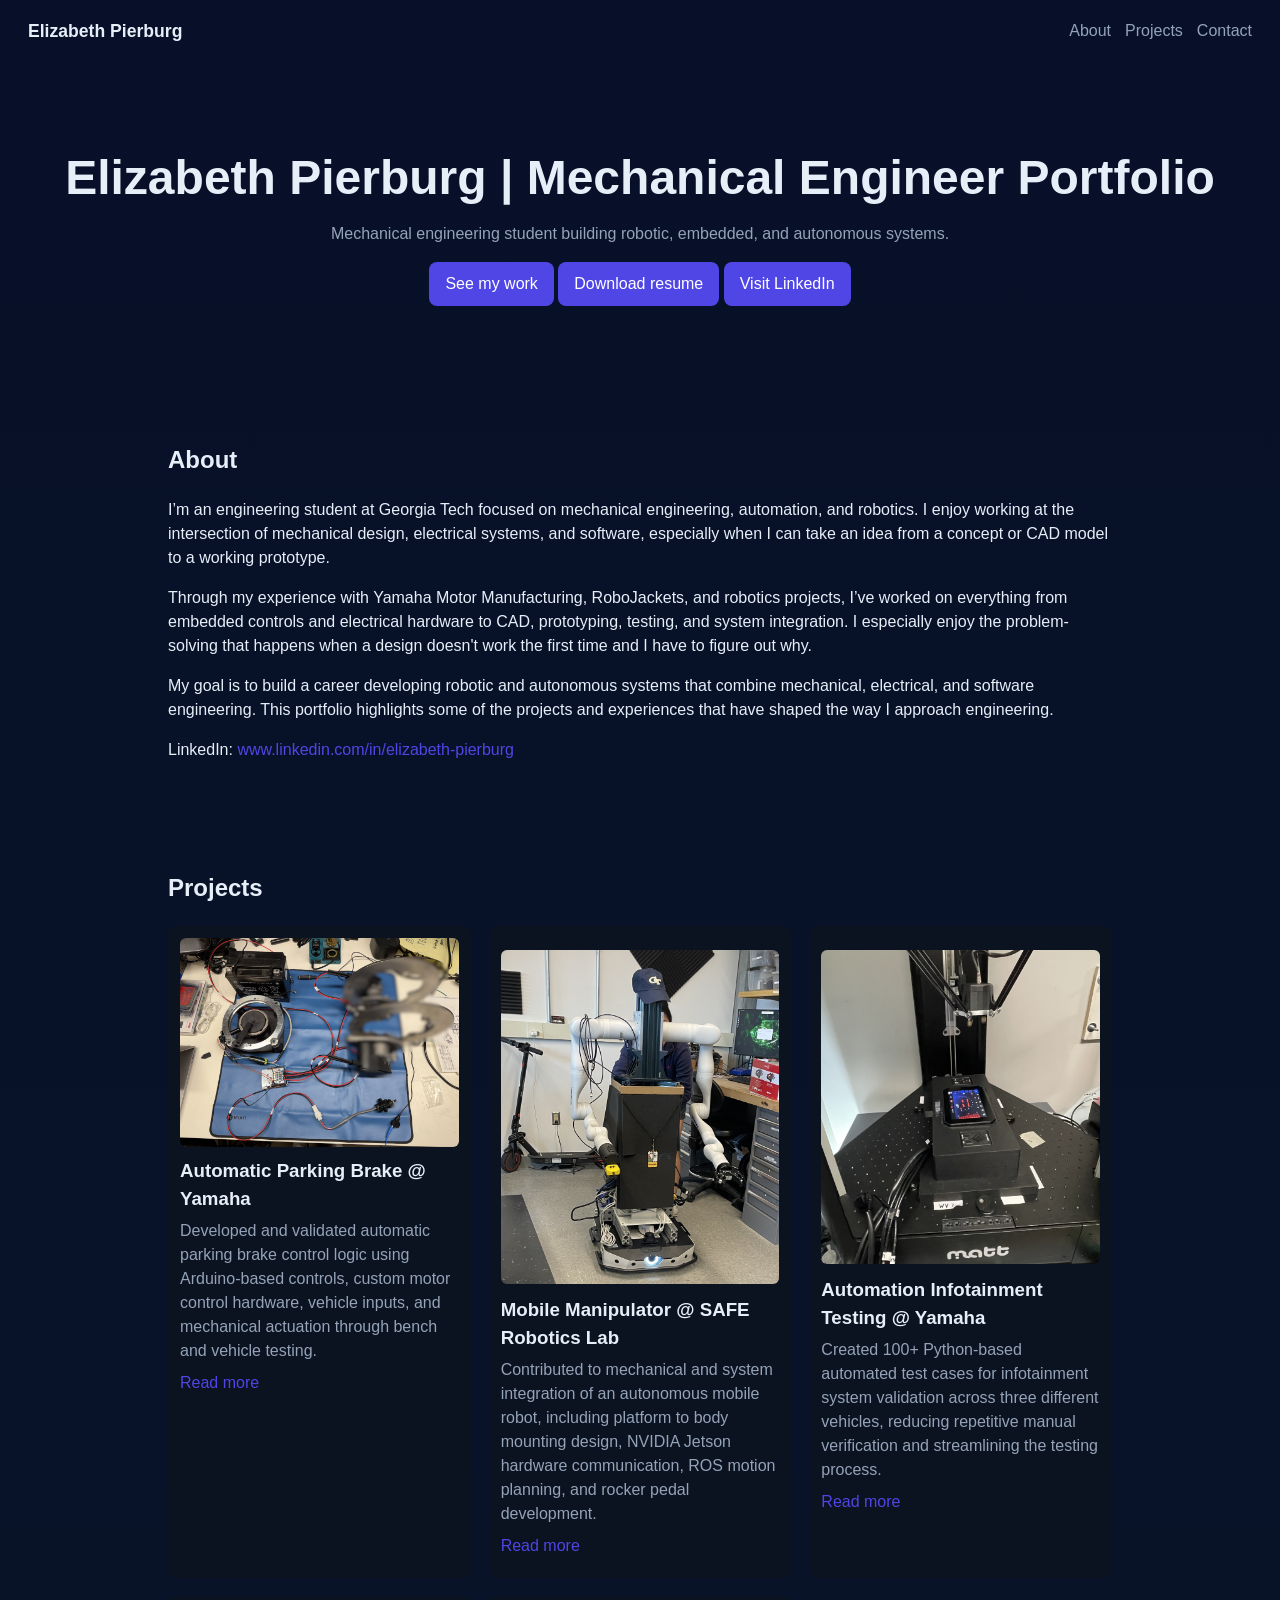
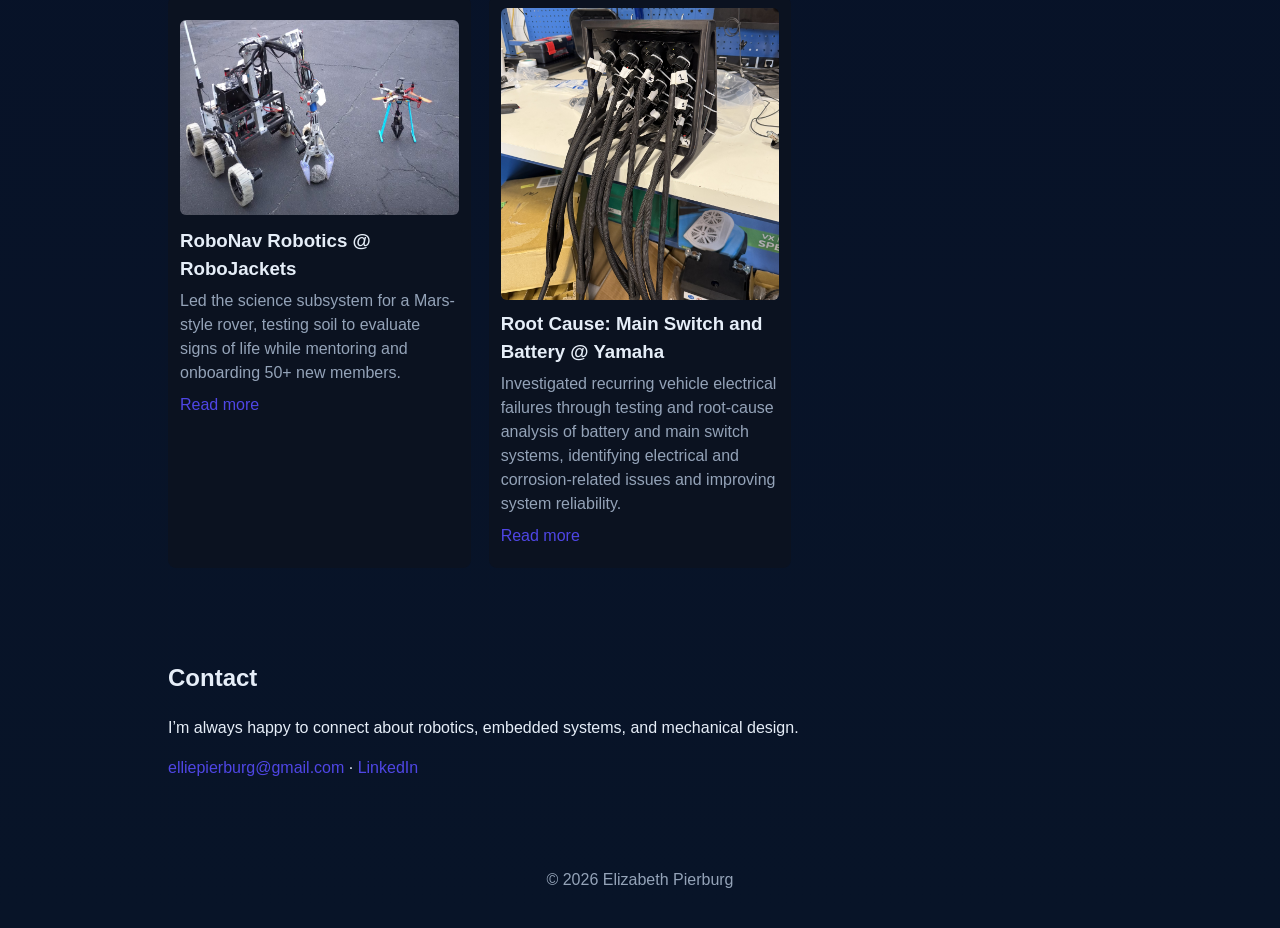
<file: index.html>
<!doctype html>
<html lang="en">
<head>
  <meta charset="utf-8">
  <meta name="viewport" content="width=device-width,initial-scale=1">
  <meta name="description" content="Elizabeth Pierburg's portfolio of mechanical engineering, robotics, and mechatronics projects.">
  <meta name="theme-color" content="#0f1724">
  <title>Elizabeth Pierburg | Mechanical Engineering Portfolio</title>
  <link rel="stylesheet" href="styles.css">
</head>
<body>
  <header class="site-header">
    <nav class="nav">
      <div class="brand">Elizabeth Pierburg</div>
      <ul class="nav-links">
        <li><a href="#about">About</a></li>
        <li><a href="#projects">Projects</a></li>
        <li><a href="#contact">Contact</a></li>
      </ul>
    </nav>
  </header>

  <main>
    <section id="hero" class="hero">
      <h1>Elizabeth Pierburg | Mechanical Engineer Portfolio</h1>
      <p class="tagline">Mechanical engineering student building robotic, embedded, and autonomous systems.</p>
      <a class="btn" href="#projects">See my work</a>
      <a class="btn btn-secondary" href="ElizabethPierburgResume2026.pdf" download>Download resume</a>
      <a class="btn btn-secondary" href="https://www.linkedin.com/in/elizabeth-pierburg" target="_blank" rel="noopener">Visit LinkedIn</a>
    </section>

    <section id="about" class="about">
      <h2>About</h2>
      <p>I’m an engineering student at Georgia Tech focused on mechanical engineering, automation, and robotics. I enjoy working at the intersection of mechanical design, electrical systems, and software, especially when I can take an idea from a concept or CAD model to a working prototype.</p>

        <p>Through my experience with Yamaha Motor Manufacturing, RoboJackets, and robotics projects, I’ve worked on everything from embedded controls and electrical hardware to CAD, prototyping, testing, and system integration. I especially enjoy the problem-solving that happens when a design doesn't work the first time and I have to figure out why.</p>

        <p>My goal is to build a career developing robotic and autonomous systems that combine mechanical, electrical, and software engineering. This portfolio highlights some of the projects and experiences that have shaped the way I approach engineering.</p>

        <p class="links">LinkedIn: <a href="https://www.linkedin.com/in/elizabeth-pierburg" target="_blank" rel="noopener">www.linkedin.com/in/elizabeth-pierburg</a></p>
      </section>

    <section id="projects" class="projects">
      <h2>Projects</h2>
      <div class="projects-grid">
        <article class="project-card">
          <img src="assets/auto_park_1.jpg" alt="Automatic Parking Brake">
          <h3>Automatic Parking Brake @ Yamaha</h3>
          <p>Developed and validated automatic parking brake control logic using Arduino-based controls, custom motor control hardware, vehicle inputs, and mechanical actuation through bench and vehicle testing.</p>
          <p class="links"><a href="auto_parking_brake.html">Read more</a></p>
        </article>

        <article class="project-card">
          <img src="assets/safe_robotics_1.jpg" alt="SAFE Robotics Lab photo 1" style="max-width:720px;display:block;margin:12px 0">
          <h3>Mobile Manipulator @ SAFE Robotics Lab</h3>
          <p>Contributed to mechanical and system integration of an autonomous mobile robot, including platform to body mounting design, NVIDIA Jetson hardware communication, ROS motion planning, and rocker pedal development.</p>
          <p class="links"><a href="safe_robotics_lab.html">Read more</a></p>
        </article>

        <article class="project-card">
          <img src="assets/infotainment_1.jpg" alt="Infotainment Testing Automation photo 1" style="max-width:720px;display:block;margin:12px 0">
          <h3>Automation Infotainment Testing @ Yamaha</h3>
          <p>Created 100+ Python-based automated test cases for infotainment system validation across three different vehicles, reducing repetitive manual verification and streamlining the testing process.</p>
          <p class="links"><a href="infotainment_automation.html">Read more</a></p>
        </article>

        <article class="project-card">
          <img src="assets/robonav_1.jpg" alt="RoboNav photo 1" style="max-width:720px;display:block;margin:12px 0">
          <h3>RoboNav Robotics @ RoboJackets</h3>
          <p>Led the science subsystem for a Mars-style rover, testing soil to evaluate signs of life while mentoring and onboarding 50+ new members.</p>
          <p class="links"><a href="robonav_robot.html">Read more</a></p>
        </article>

        <article class="project-card">
          <img src="assets/root_cause_6.jpg" alt="Main switch and battery reliability testing">
          <h3>Root Cause: Main Switch and Battery @ Yamaha</h3>
          <p>Investigated recurring vehicle electrical failures through testing and root-cause analysis of battery and main switch systems, identifying electrical and corrosion-related issues and improving system reliability.</p>
          <p class="links"><a href="root_cause_main_switch_battery.html">Read more</a></p>
        </article>

      </div>
    </section>

    <section id="contact" class="contact">
      <h2>Contact</h2>
      <p>I’m always happy to connect about robotics, embedded systems, and mechanical design.</p>
      <p class="links"><a href="mailto:elliepierburg@gmail.com">elliepierburg@gmail.com</a> · <a href="https://www.linkedin.com/in/elizabeth-pierburg" target="_blank" rel="noopener">LinkedIn</a></p>
    </section>
  </main>

  <footer class="site-footer">
    <p>© <span id="year"></span> Elizabeth Pierburg</p>
  </footer>

  <script src="script.js"></script>
</body>
</html>
</file>
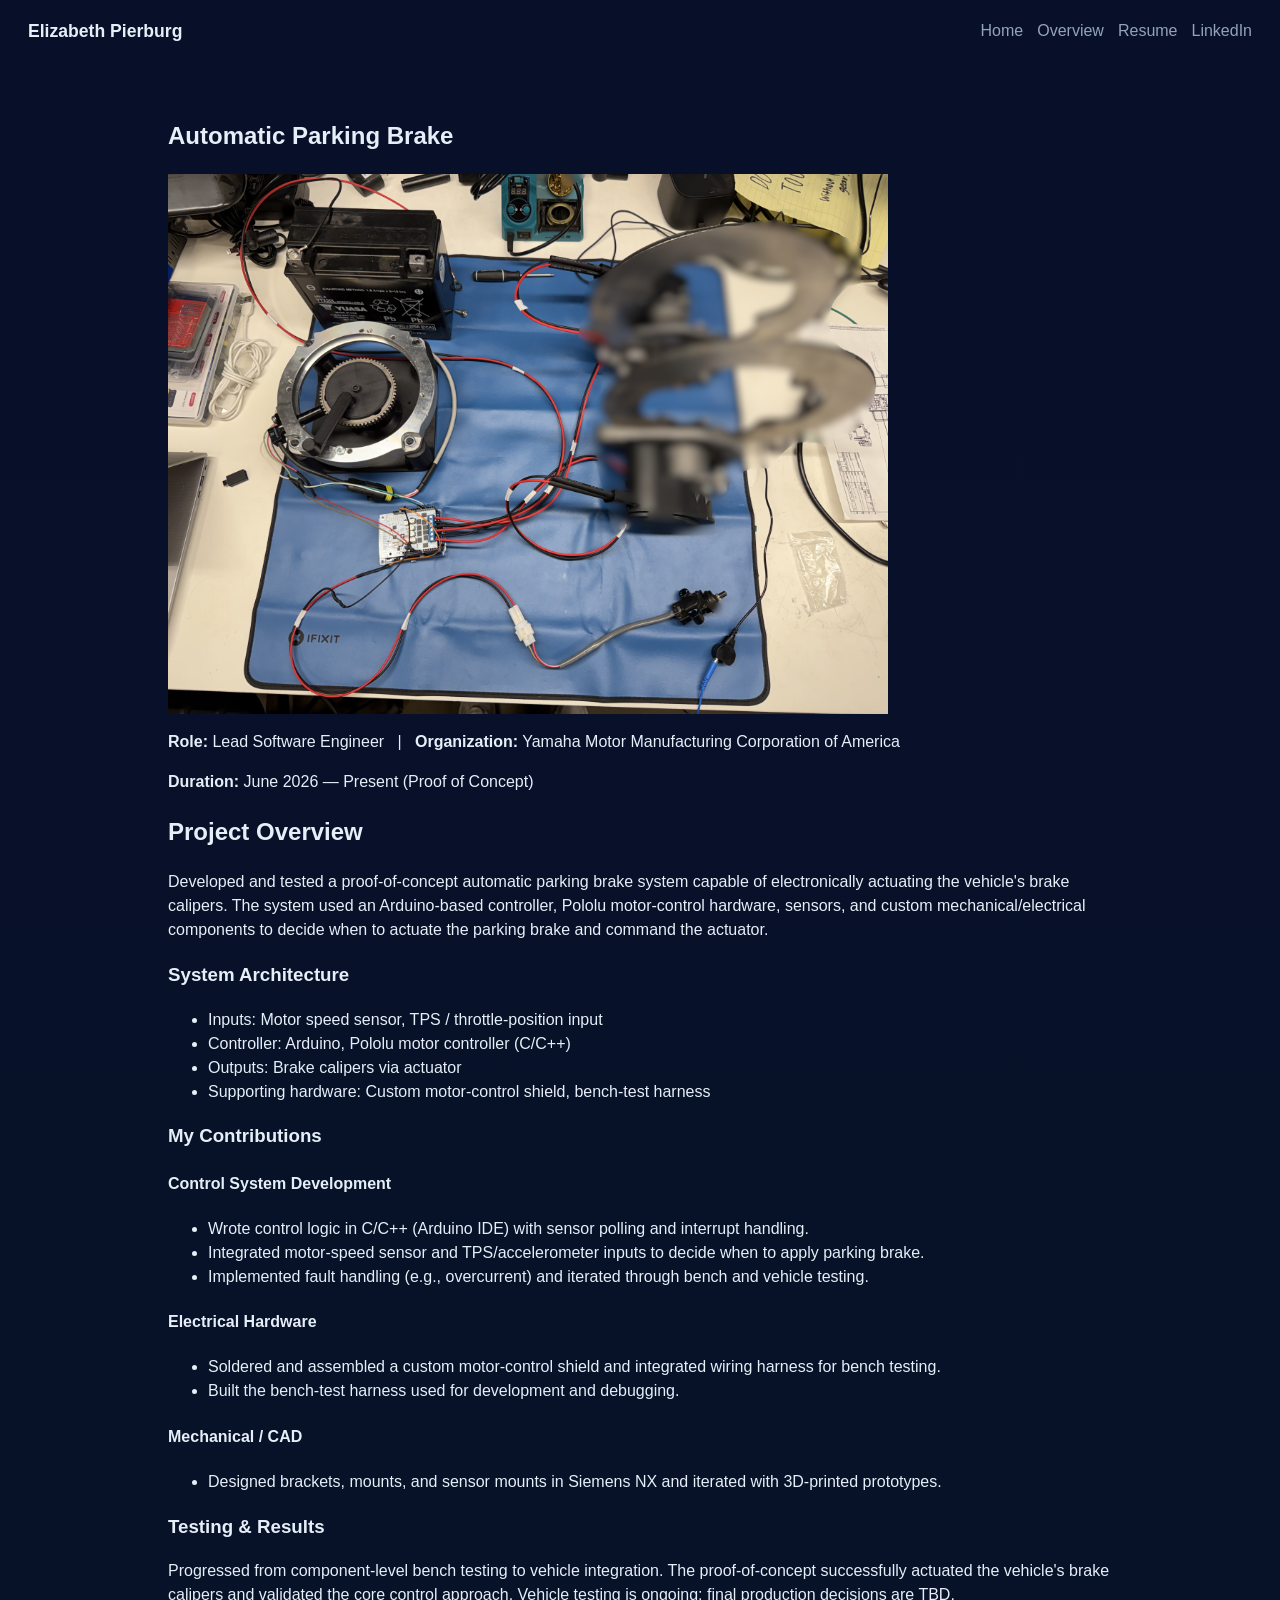
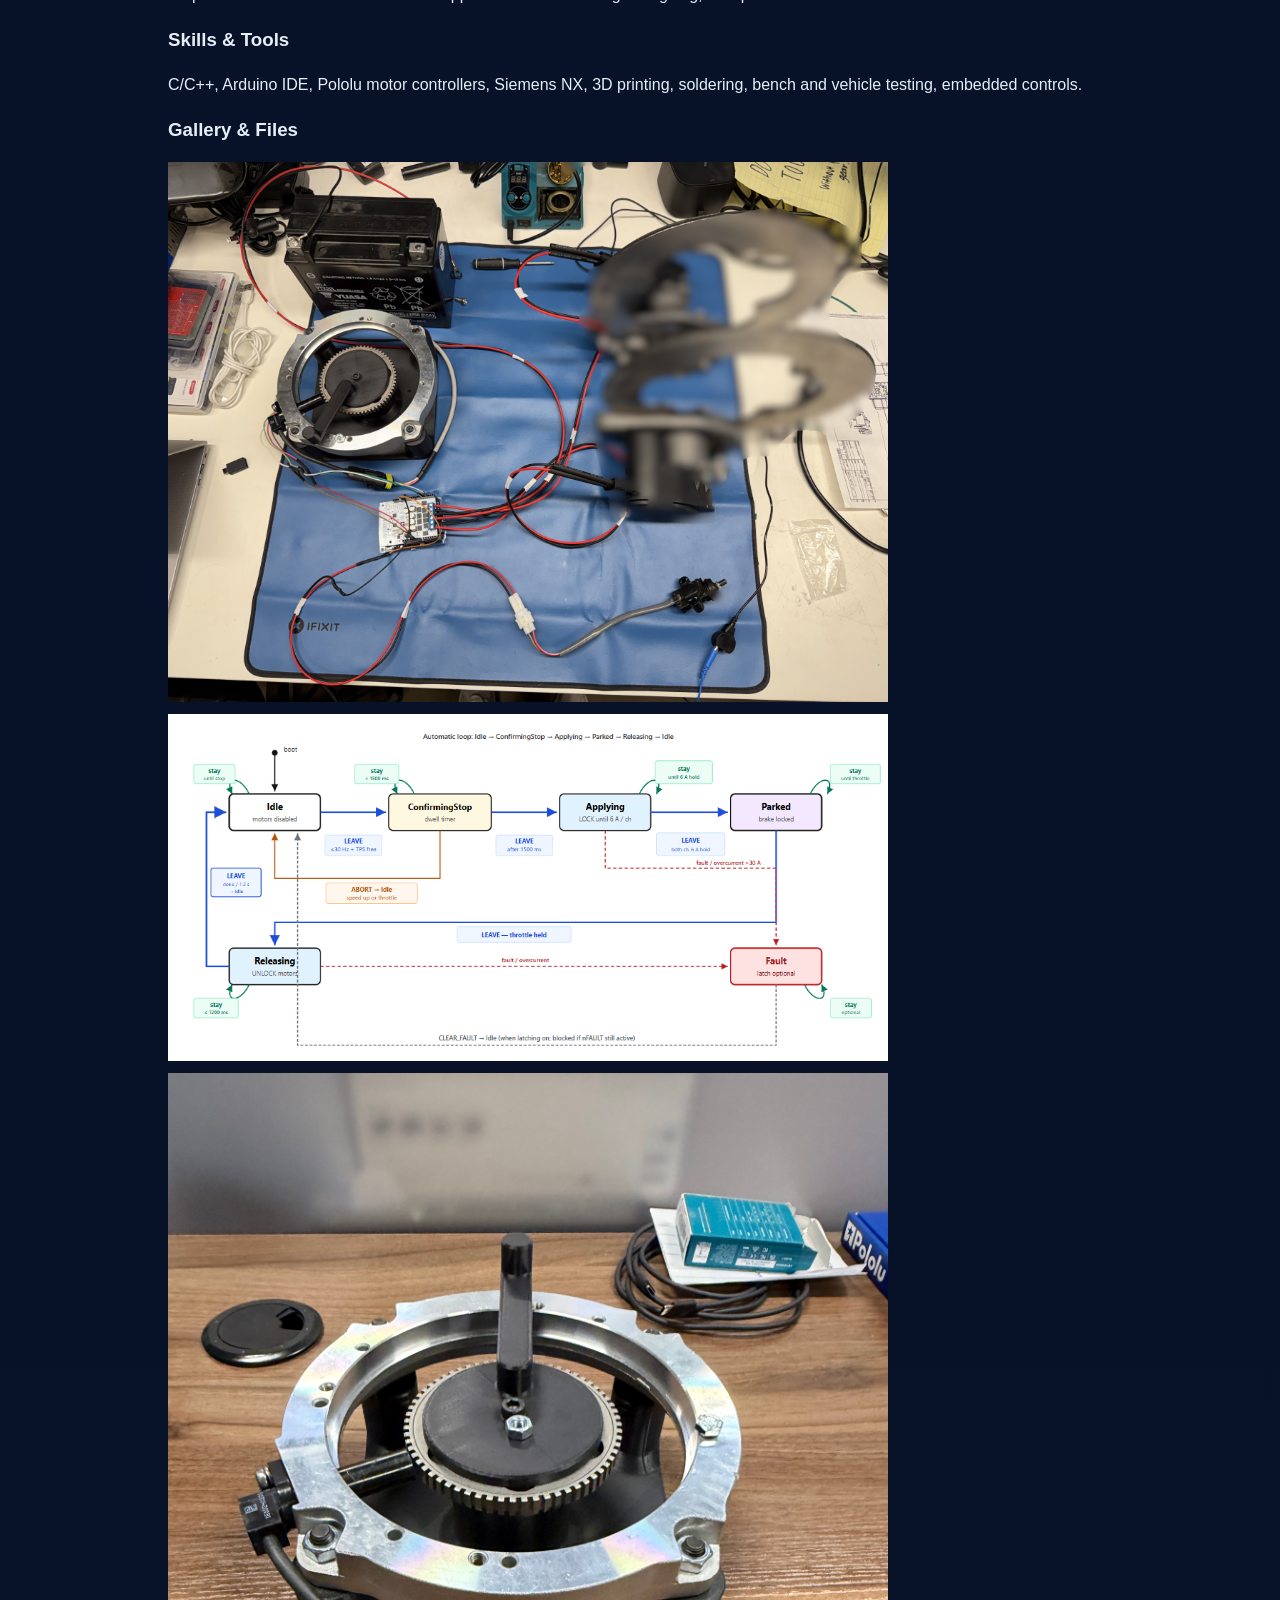
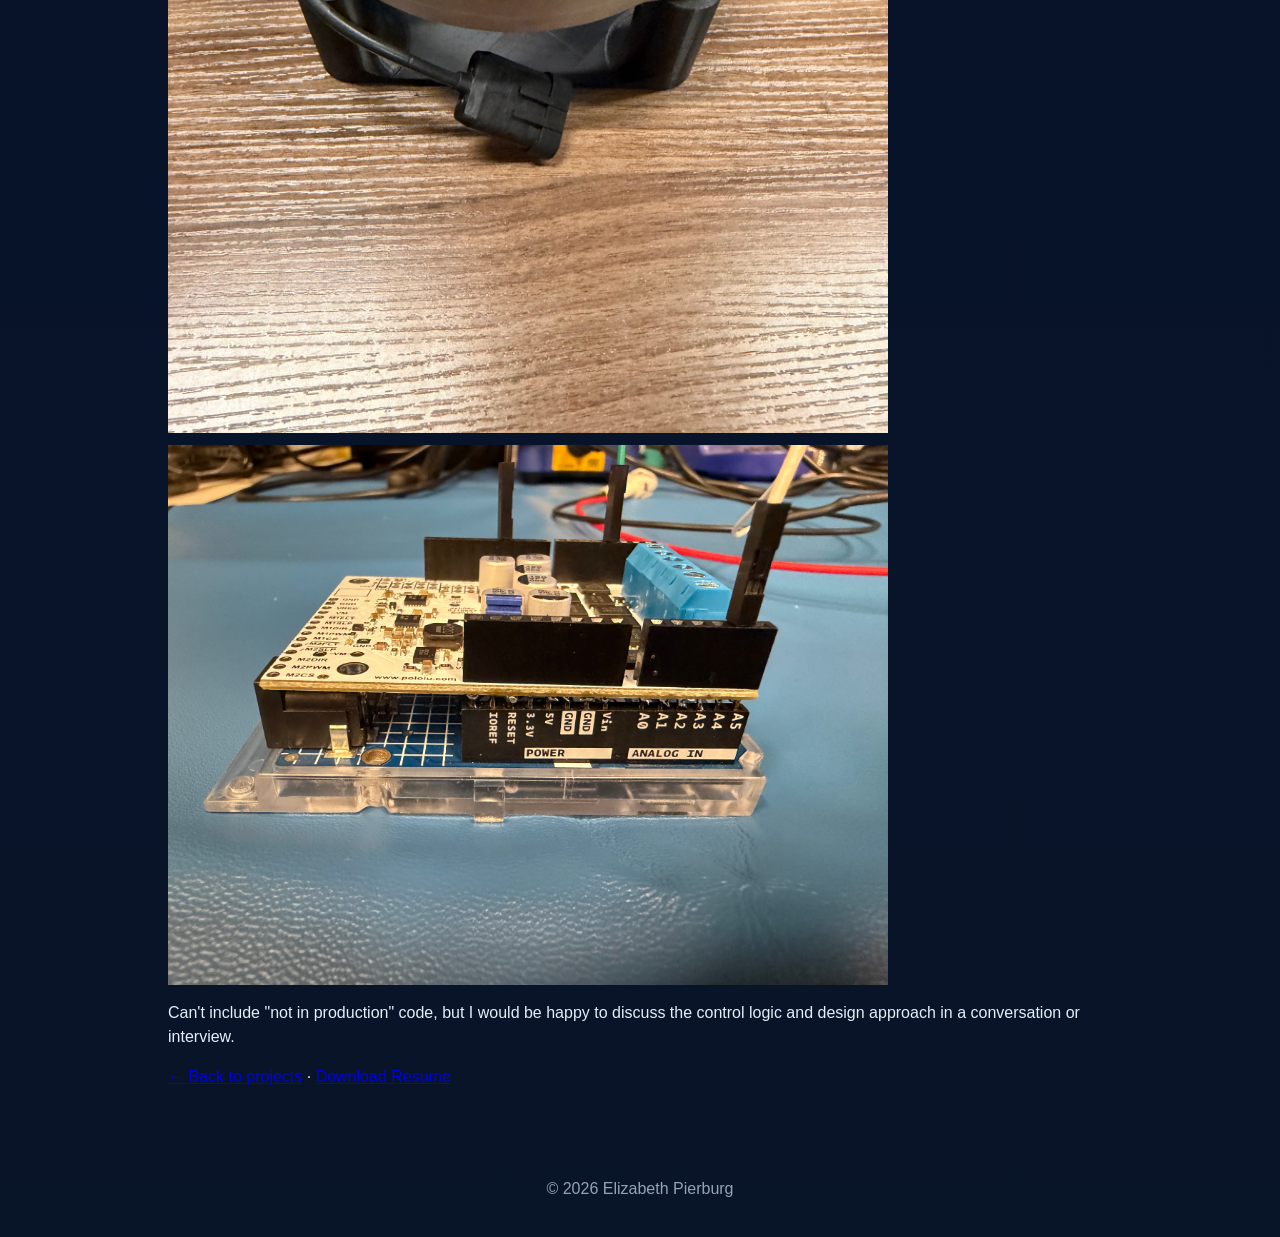
<file: auto_parking_brake.html>
<!doctype html>
<html lang="en">
<head>
  <meta charset="utf-8">
  <meta name="viewport" content="width=device-width,initial-scale=1">
  <title>Automatic Parking Brake — Project</title>
  <link rel="stylesheet" href="styles.css">
</head>
<body>
  <header class="site-header">
    <nav class="nav">
      <div class="brand">Elizabeth Pierburg</div>
      <ul class="nav-links">
        <li><a href="index.html">Home</a></li>
        <li><a href="#overview">Overview</a></li>
        <li><a href="ElizabethPierburgResume2026.pdf">Resume</a></li>
        <li><a href="https://www.linkedin.com/in/elizabeth-pierburg" target="_blank" rel="noopener">LinkedIn</a></li>
      </ul>
    </nav>
  </header>

  <main class="projects">
    <section id="overview">
      <h1>Automatic Parking Brake</h1>
      <img src="assets/auto_park_1.jpg" alt="Auto Park photo 1" style="max-width:720px;display:block;margin:12px 0">
      <p><strong>Role:</strong> Lead Software Engineer &nbsp; | &nbsp; <strong>Organization:</strong> Yamaha Motor Manufacturing Corporation of America</p>
      <p><strong>Duration:</strong> June 2026 — Present (Proof of Concept)</p>

      <h2>Project Overview</h2>
      <p>Developed and tested a proof-of-concept automatic parking brake system capable of electronically actuating the vehicle's brake calipers. The system used an Arduino-based controller, Pololu motor-control hardware, sensors, and custom mechanical/electrical components to decide when to actuate the parking brake and command the actuator.</p>

      <h3>System Architecture</h3>
      <ul>
        <li>Inputs: Motor speed sensor, TPS / throttle-position input</li>
        <li>Controller: Arduino, Pololu motor controller (C/C++)</li>
        <li>Outputs: Brake calipers via actuator</li>
        <li>Supporting hardware: Custom motor-control shield, bench-test harness</li>
      </ul>

      <h3>My Contributions</h3>
      <h4>Control System Development</h4>
      <ul>
        <li>Wrote control logic in C/C++ (Arduino IDE) with sensor polling and interrupt handling.</li>
        <li>Integrated motor-speed sensor and TPS/accelerometer inputs to decide when to apply parking brake.</li>
        <li>Implemented fault handling (e.g., overcurrent) and iterated through bench and vehicle testing.</li>
      </ul>

      <h4>Electrical Hardware</h4>
      <ul>
        <li>Soldered and assembled a custom motor-control shield and integrated wiring harness for bench testing.</li>
        <li>Built the bench-test harness used for development and debugging.</li>
      </ul>

      <h4>Mechanical / CAD</h4>
      <ul>
        <li>Designed brackets, mounts, and sensor mounts in Siemens NX and iterated with 3D-printed prototypes.</li>
      </ul>

      <h3>Testing & Results</h3>
      <p>Progressed from component-level bench testing to vehicle integration. The proof-of-concept successfully actuated the vehicle's brake calipers and validated the core control approach. Vehicle testing is ongoing; final production decisions are TBD.</p>

      <h3>Skills & Tools</h3>
      <p>C/C++, Arduino IDE, Pololu motor controllers, Siemens NX, 3D printing, soldering, bench and vehicle testing, embedded controls.</p>

      <h3>Gallery & Files</h3>
      <img src="assets/auto_park_1.jpg" alt="Auto Park photo 1" style="max-width:720px;display:block;margin:12px 0">
      <img src="assets/auto_park_4.jpg" alt="Auto Park photo 4" style="max-width:720px;display:block;margin:12px 0">
      <img src="assets/auto_park_2.jpg" alt="Auto Park photo 2" style="max-width:720px;display:block;margin:12px 0">
      <img src="assets/auto_park_3.jpg" alt="Auto Park photo 3" style="max-width:720px;display:block;margin:12px 0">

      <p>Can't include "not in production" code, but I would be happy to discuss the control logic and design approach in a conversation or interview.</p>
      <p><a href="index.html">← Back to projects</a> · <a href="ElizabethPierburgResume2026.pdf" download>Download Resume</a></p>
    </section>
  </main>

  <footer class="site-footer">
    <p>© <span id="year"></span> Elizabeth Pierburg</p>
  </footer>

  <script src="script.js"></script>
</body>
</html>
</file>
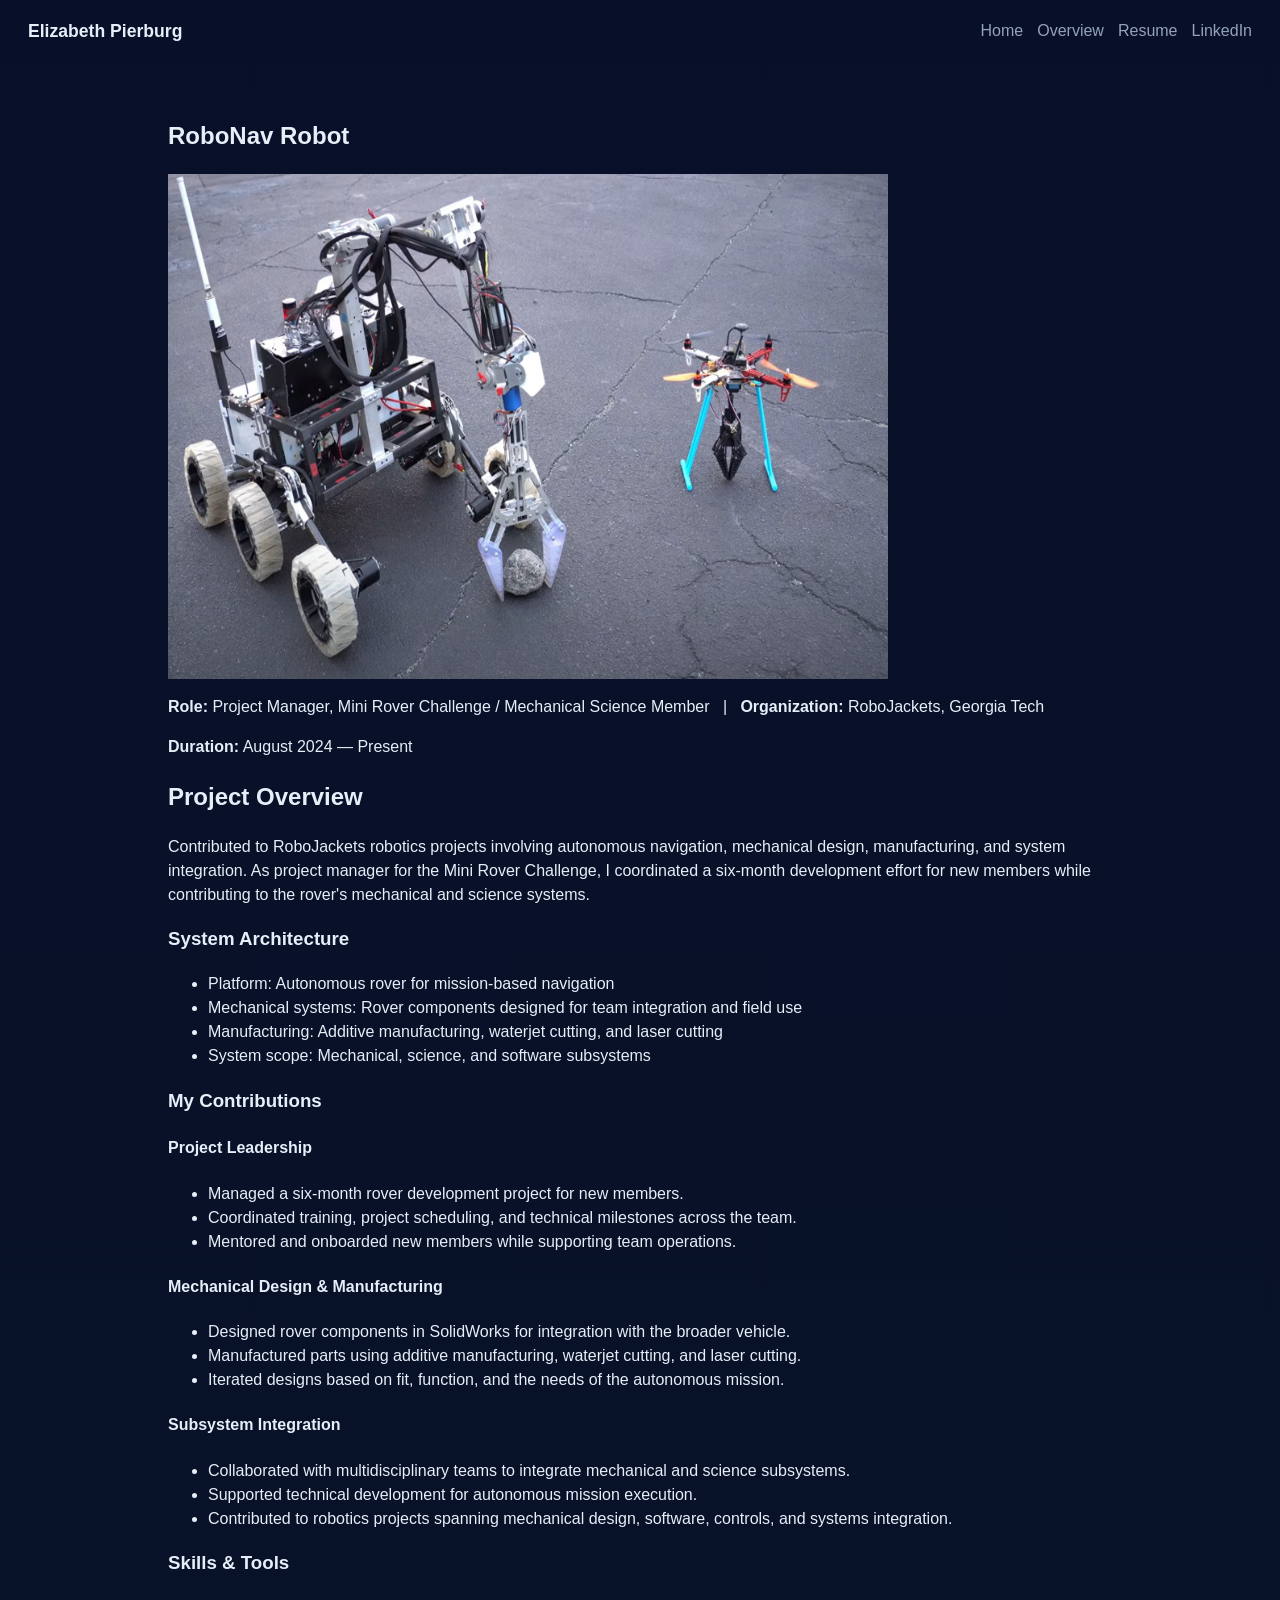
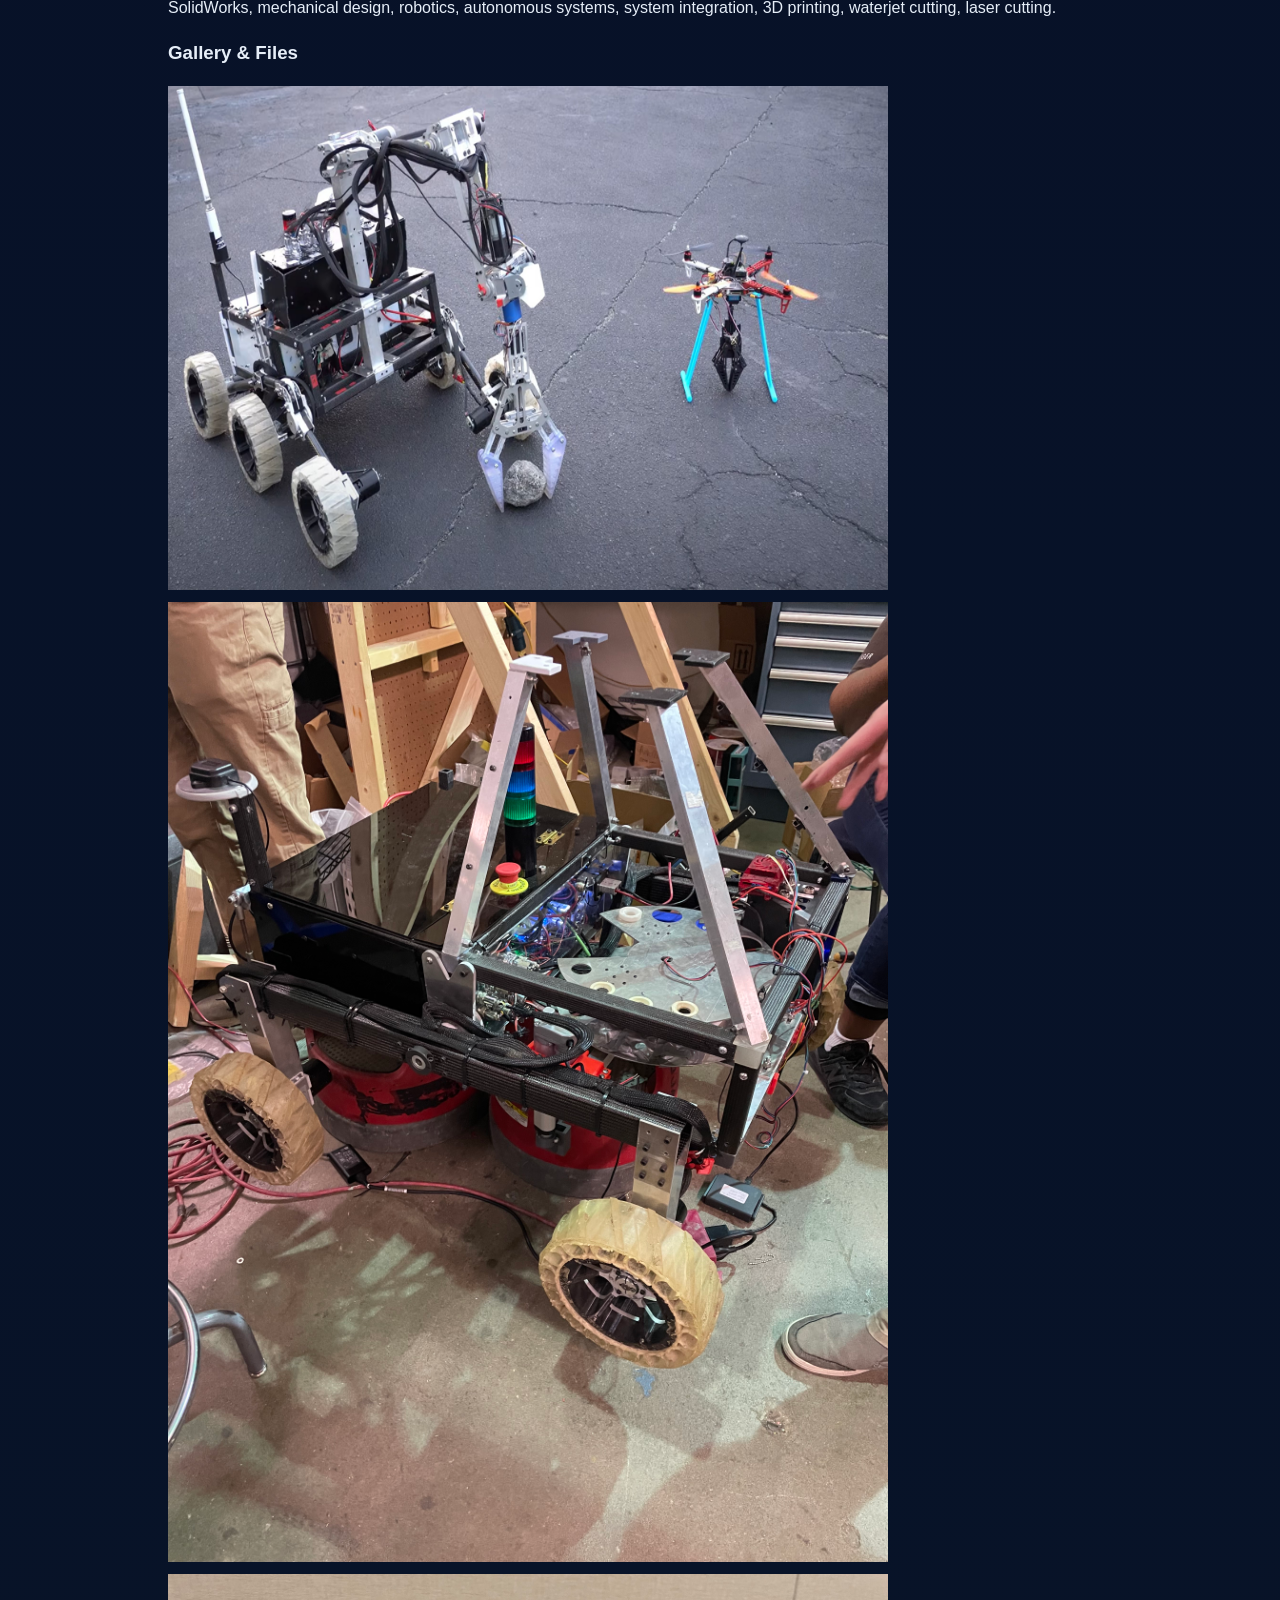
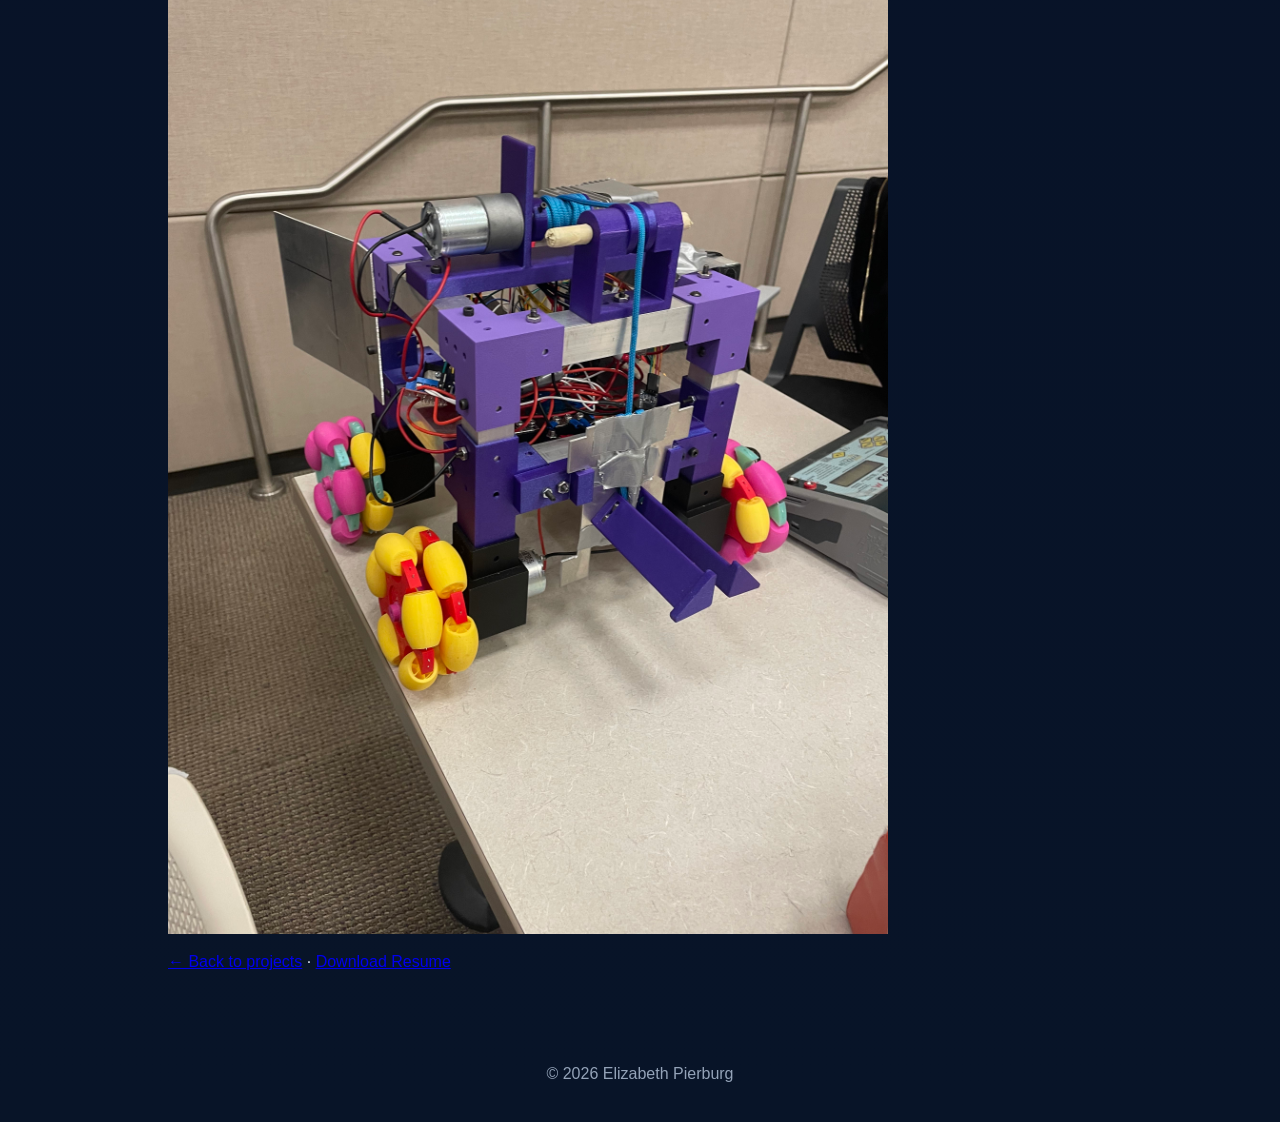
<file: robonav_robot.html>
<!doctype html>
<html lang="en">
<head>
  <meta charset="utf-8">
  <meta name="viewport" content="width=device-width,initial-scale=1">
  <meta name="description" content="Elizabeth Pierburg's RoboNav Robot project.">
  <title>RoboNav Robot — Project</title>
  <link rel="stylesheet" href="styles.css">
</head>
<body>
  <header class="site-header">
    <nav class="nav">
      <div class="brand">Elizabeth Pierburg</div>
      <ul class="nav-links">
        <li><a href="index.html">Home</a></li>
        <li><a href="#overview">Overview</a></li>
        <li><a href="ElizabethPierburgResume2026.pdf">Resume</a></li>
        <li><a href="https://www.linkedin.com/in/elizabeth-pierburg" target="_blank" rel="noopener">LinkedIn</a></li>
      </ul>
    </nav>
  </header>

  <main class="projects">
    <section id="overview">
      <h1>RoboNav Robot</h1>
      <img src="assets/robonav_1.jpg" alt="RoboNav robot photo 1" style="max-width:720px;display:block;margin:12px 0">
      <p><strong>Role:</strong> Project Manager, Mini Rover Challenge / Mechanical Science Member &nbsp; | &nbsp; <strong>Organization:</strong> RoboJackets, Georgia Tech</p>
      <p><strong>Duration:</strong> August 2024 — Present</p>

      <h2>Project Overview</h2>
      <p>Contributed to RoboJackets robotics projects involving autonomous navigation, mechanical design, manufacturing, and system integration. As project manager for the Mini Rover Challenge, I coordinated a six-month development effort for new members while contributing to the rover's mechanical and science systems.</p>

      <h3>System Architecture</h3>
      <ul>
        <li>Platform: Autonomous rover for mission-based navigation</li>
        <li>Mechanical systems: Rover components designed for team integration and field use</li>
        <li>Manufacturing: Additive manufacturing, waterjet cutting, and laser cutting</li>
        <li>System scope: Mechanical, science, and software subsystems</li>
      </ul>

      <h3>My Contributions</h3>
      <h4>Project Leadership</h4>
      <ul>
        <li>Managed a six-month rover development project for new members.</li>
        <li>Coordinated training, project scheduling, and technical milestones across the team.</li>
        <li>Mentored and onboarded new members while supporting team operations.</li>
      </ul>

      <h4>Mechanical Design & Manufacturing</h4>
      <ul>
        <li>Designed rover components in SolidWorks for integration with the broader vehicle.</li>
        <li>Manufactured parts using additive manufacturing, waterjet cutting, and laser cutting.</li>
        <li>Iterated designs based on fit, function, and the needs of the autonomous mission.</li>
      </ul>

      <h4>Subsystem Integration</h4>
      <ul>
        <li>Collaborated with multidisciplinary teams to integrate mechanical and science subsystems.</li>
        <li>Supported technical development for autonomous mission execution.</li>
        <li>Contributed to robotics projects spanning mechanical design, software, controls, and systems integration.</li>
      </ul>

      <h3>Skills & Tools</h3>
      <p>SolidWorks, mechanical design, robotics, autonomous systems, system integration, 3D printing, waterjet cutting, laser cutting.</p>

      <h3>Gallery & Files</h3>
      <img src="assets/robonav_1.jpg" alt="RoboNav robot photo 1" style="max-width:720px;display:block;margin:12px 0">
      <img src="assets/robonav_2.jpg" alt="RoboNav robot photo 2" style="max-width:720px;display:block;margin:12px 0">
      <img src="assets/robonav_3.jpg" alt="RoboNav robot photo 3" style="max-width:720px;display:block;margin:12px 0">

      <p><a href="index.html">← Back to projects</a> · <a href="ElizabethPierburgResume2026.pdf" download>Download Resume</a></p>
    </section>
  </main>

  <footer class="site-footer">
    <p>© <span id="year"></span> Elizabeth Pierburg</p>
  </footer>
  <script src="script.js"></script>
</body>
</html>
</file>
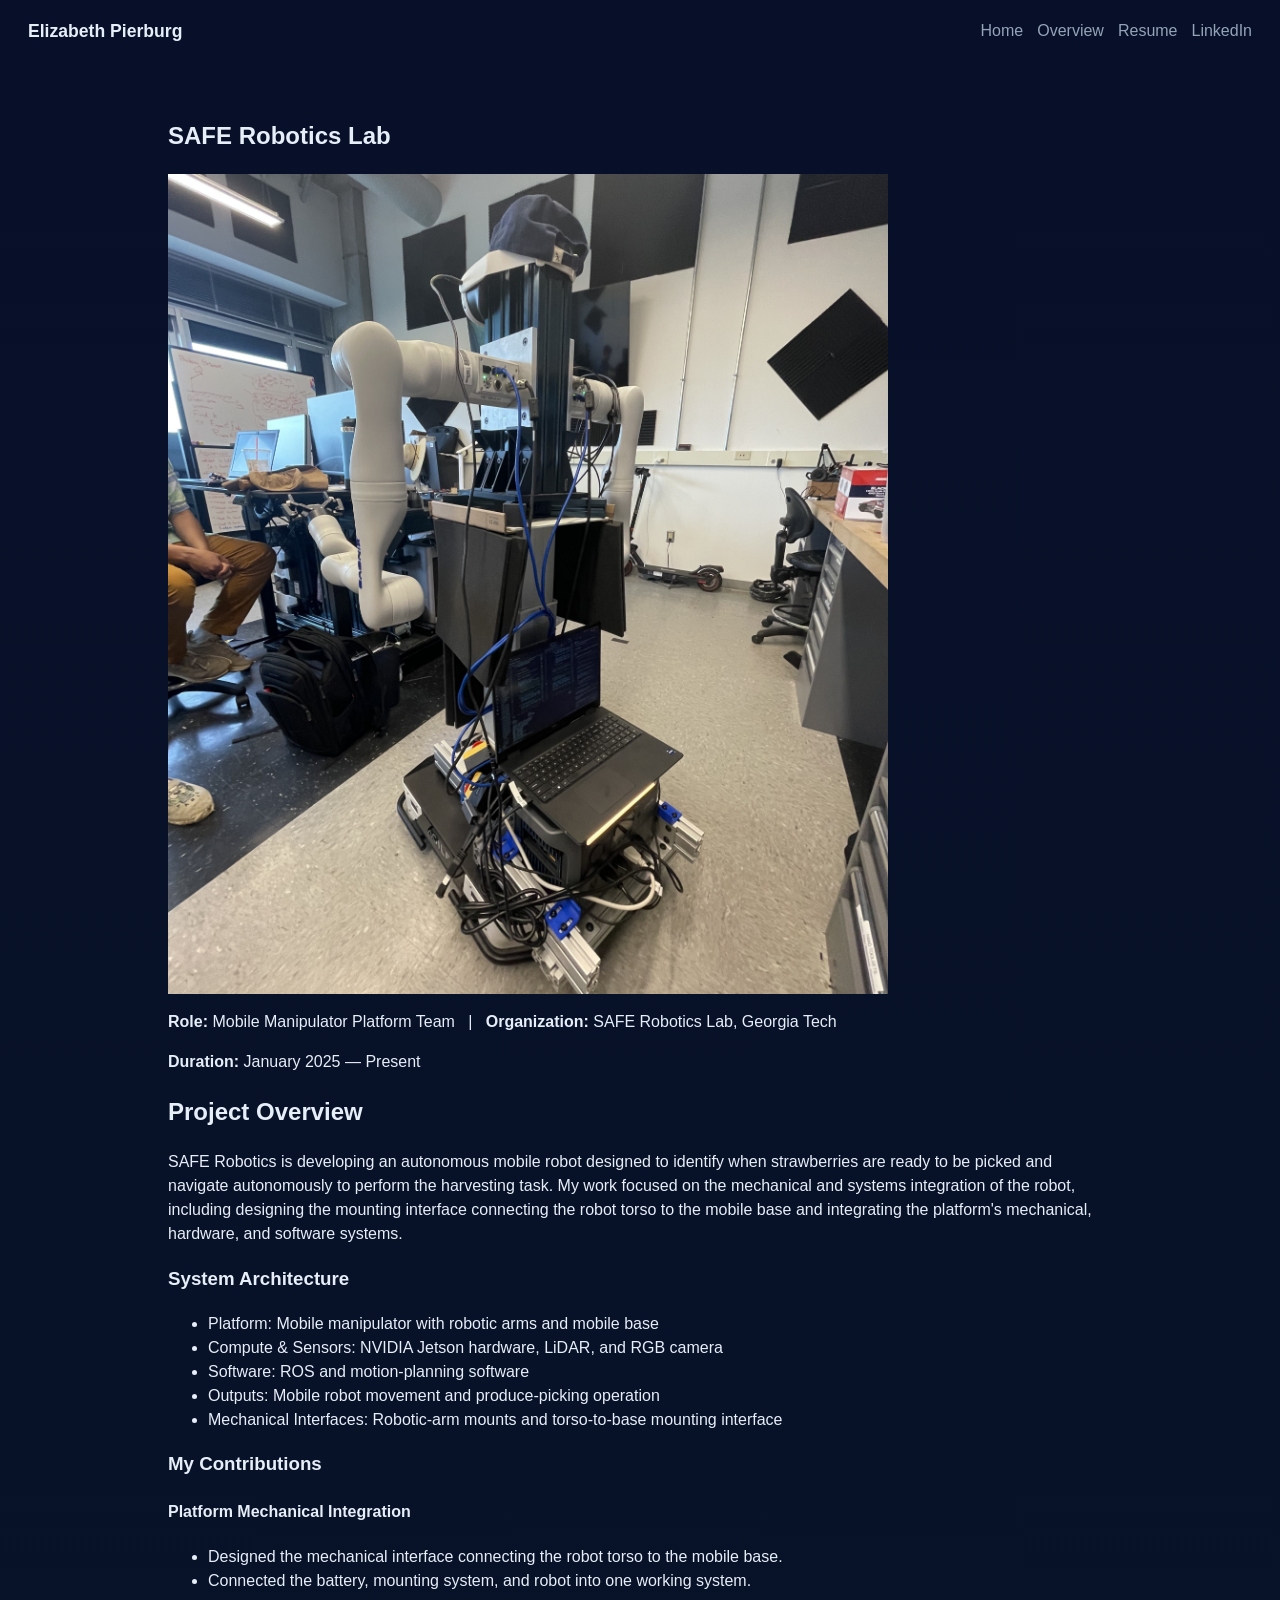
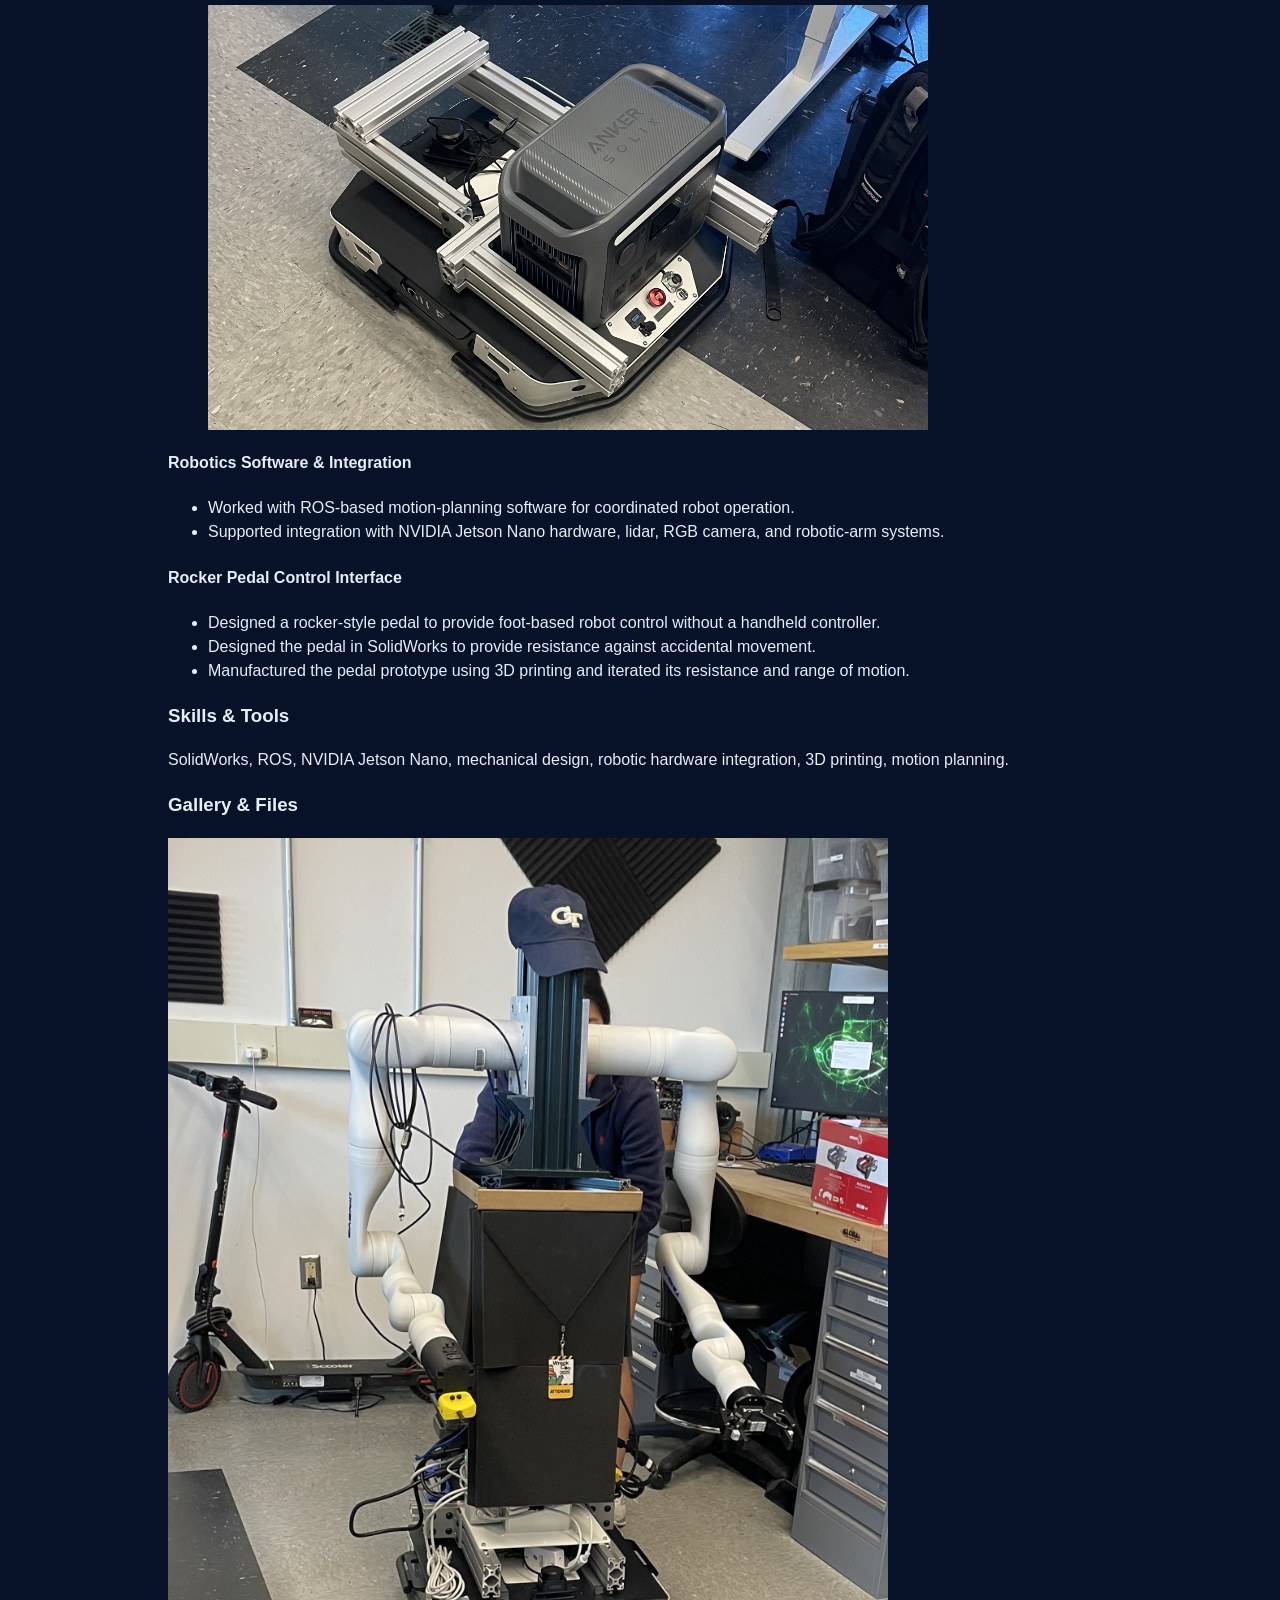
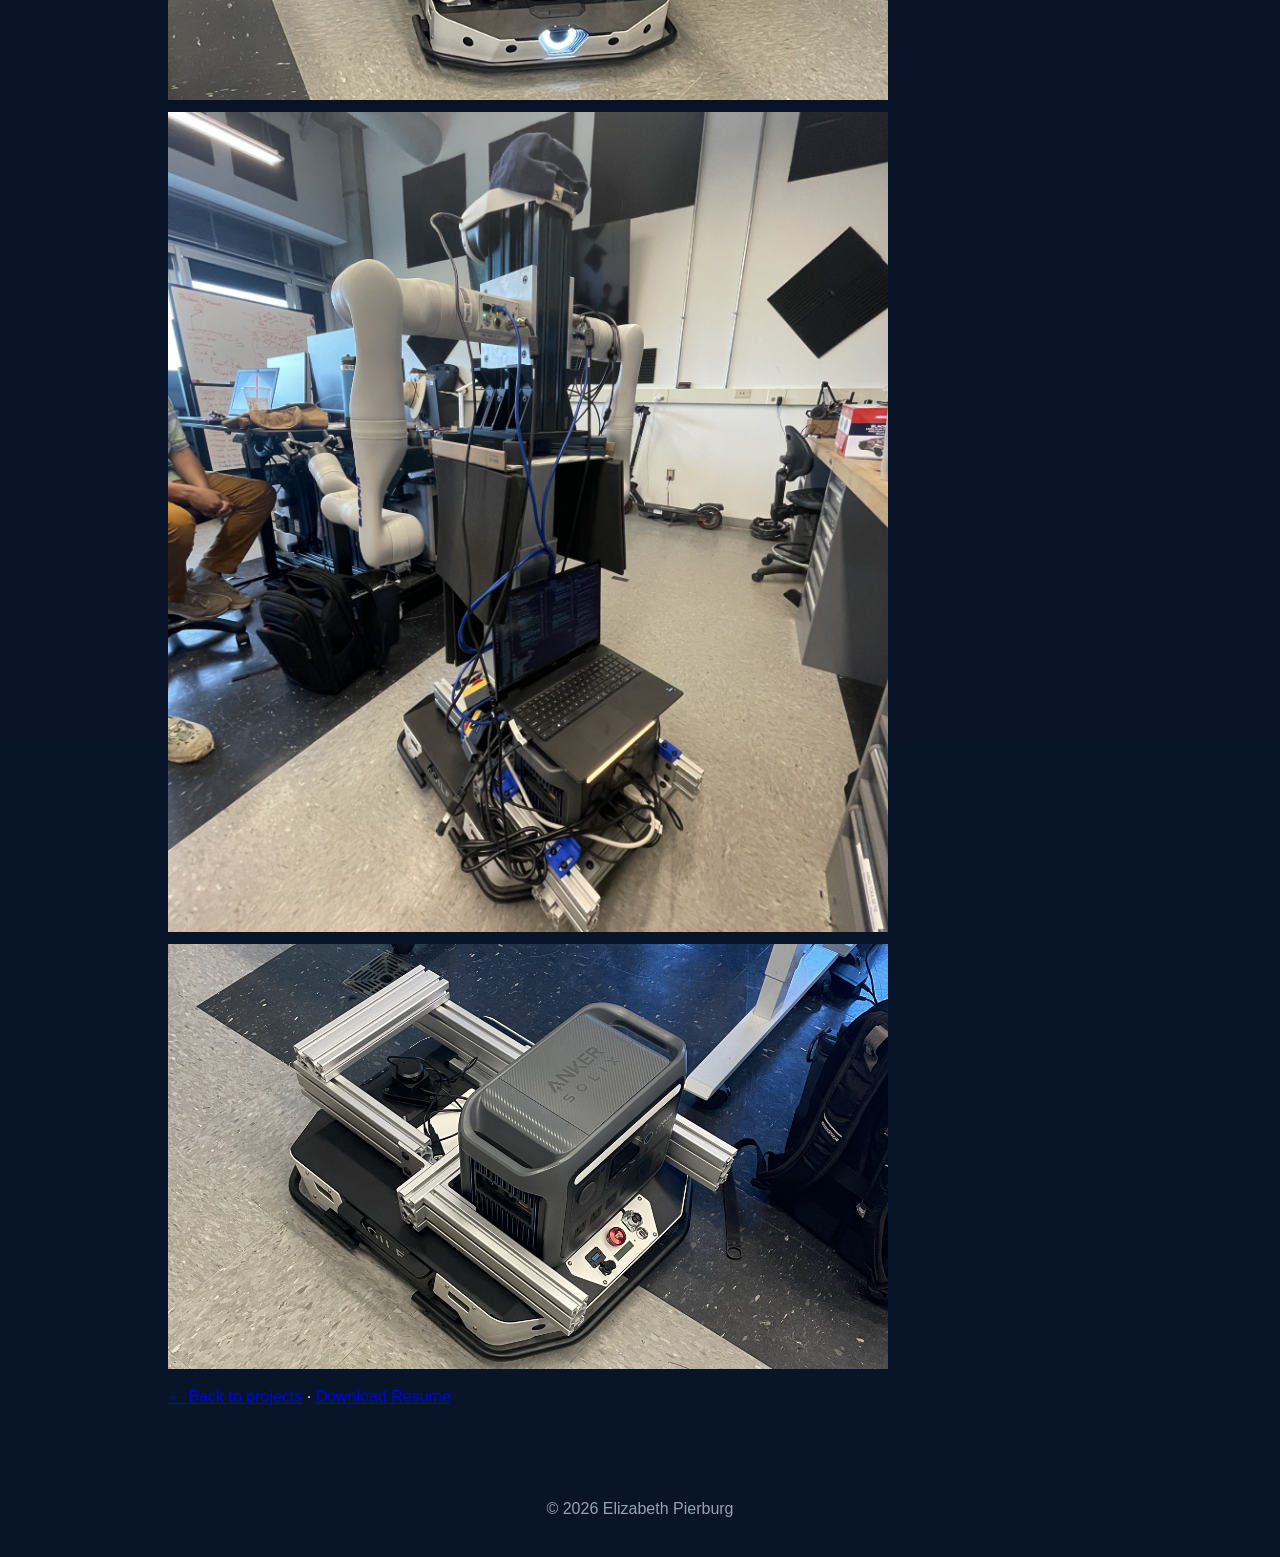
<file: safe_robotics_lab.html>
<!doctype html>
<html lang="en">
<head>
  <meta charset="utf-8">
  <meta name="viewport" content="width=device-width,initial-scale=1">
  <meta name="description" content="Elizabeth Pierburg's SAFE Robotics Lab project.">
  <title>SAFE Robotics Lab — Project</title>
  <link rel="stylesheet" href="styles.css">
</head>
<body>
  <header class="site-header">
    <nav class="nav">
      <div class="brand">Elizabeth Pierburg</div>
      <ul class="nav-links">
        <li><a href="index.html">Home</a></li>
        <li><a href="#overview">Overview</a></li>
        <li><a href="ElizabethPierburgResume2026.pdf">Resume</a></li>
        <li><a href="https://www.linkedin.com/in/elizabeth-pierburg" target="_blank" rel="noopener">LinkedIn</a></li>
      </ul>
    </nav>
  </header>

  <main class="projects">
    <section id="overview">
      <h1>SAFE Robotics Lab</h1>
      <img src="assets/safe_robotics_2.jpg" alt="SAFE Robotics Lab platform photo 3" style="max-width:720px;display:block;margin:12px 0">
      <p><strong>Role:</strong> Mobile Manipulator Platform Team &nbsp; | &nbsp; <strong>Organization:</strong> SAFE Robotics Lab, Georgia Tech</p>
      <p><strong>Duration:</strong> January 2025 — Present</p>

      <h2>Project Overview</h2>
      <p>SAFE Robotics is developing an autonomous mobile robot designed to identify when strawberries are ready to be picked and navigate autonomously to perform the harvesting task. My work focused on the mechanical and systems integration of the robot, including designing the mounting interface connecting the robot torso to the mobile base and integrating the platform's mechanical, hardware, and software systems.</p>

      <h3>System Architecture</h3>
      <ul>
        <li>Platform: Mobile manipulator with robotic arms and mobile base</li>
        <li>Compute & Sensors: NVIDIA Jetson hardware, LiDAR, and RGB camera</li>
        <li>Software: ROS and motion-planning software</li>
        <li>Outputs: Mobile robot movement and produce-picking operation</li>
        <li>Mechanical Interfaces: Robotic-arm mounts and torso-to-base mounting interface</li>
      </ul>

      <h3>My Contributions</h3>
      <h4>Platform Mechanical Integration</h4>
      <ul>
        <li>Designed the mechanical interface connecting the robot torso to the mobile base.</li>
        <li>Connected the battery, mounting system, and robot into one working system.</li>
      <img src="assets/safe_robotics_3.jpg" alt="SAFE Robotics Lab platform photo 3" style="max-width:720px;display:block;margin:12px 0">

    </ul>

      <h4>Robotics Software & Integration</h4>
      <ul>
        <li>Worked with ROS-based motion-planning software for coordinated robot operation.</li>
        <li>Supported integration with NVIDIA Jetson Nano hardware, lidar, RGB camera, and robotic-arm systems.</li>
      </ul>

      <h4>Rocker Pedal Control Interface</h4>
      <ul>
        <li>Designed a rocker-style pedal to provide foot-based robot control without a handheld controller.</li>
        <li>Designed the pedal in SolidWorks to provide resistance against accidental movement.</li>
        <li>Manufactured the pedal prototype using 3D printing and iterated its resistance and range of motion.</li>
      </ul>

      <h3>Skills & Tools</h3>
      <p>SolidWorks, ROS, NVIDIA Jetson Nano, mechanical design, robotic hardware integration, 3D printing, motion planning.</p>

      <h3>Gallery & Files</h3>
      <img src="assets/safe_robotics_1.jpg" alt="SAFE Robotics Lab platform photo 1" style="max-width:720px;display:block;margin:12px 0">
      <img src="assets/safe_robotics_2.jpg" alt="SAFE Robotics Lab platform photo 2" style="max-width:720px;display:block;margin:12px 0">
      <img src="assets/safe_robotics_3.jpg" alt="SAFE Robotics Lab platform photo 3" style="max-width:720px;display:block;margin:12px 0">

      <p><a href="index.html">← Back to projects</a> · <a href="ElizabethPierburgResume2026.pdf" download>Download Resume</a></p>
    </section>
  </main>

  <footer class="site-footer">
    <p>© <span id="year"></span> Elizabeth Pierburg</p>
  </footer>
  <script src="script.js"></script>
</body>
</html>
</file>
<file: styles.css>
:root{
  --bg:#0f1724;
  --card:#0b1220;
  --accent:#4f46e5;
  --muted:#94a3b8;
  --text:#e6eef8;
}
*{box-sizing:border-box}
body{margin:0;font-family:Inter,Segoe UI,Roboto,Arial;background:linear-gradient(180deg,#071028 0%,#081428 100%);color:var(--text);line-height:1.5}
.site-header{background:transparent;padding:18px 28px}
.nav{display:flex;justify-content:space-between;align-items:center;gap:12px}
.brand{font-weight:700;font-size:1.1rem}
.nav-links{list-style:none;margin:0;padding:0;display:flex;gap:14px}
.nav-links a{color:var(--muted);text-decoration:none}
.hero{padding:64px 28px;text-align:center}
.hero h1{font-size:2.2rem;margin:0 0 8px}
.tagline{color:var(--muted);margin:0 0 16px}
.btn{display:inline-block;background:var(--accent);color:white;padding:10px 16px;border-radius:8px;text-decoration:none}
.about,.projects,.contact{padding:36px 28px;max-width:1000px;margin:0 auto}
.projects-grid{display:grid;grid-template-columns:repeat(auto-fit,minmax(240px,1fr));gap:18px;margin-top:18px}
.project-card{background:var(--card);padding:12px;border-radius:8px}
.project-card img{width:100%;height:auto;border-radius:6px;display:block}
.project-card h3{margin:10px 0 6px}
.project-card p{margin:0 0 8px;color:var(--muted)}
.links a{color:var(--accent);text-decoration:none}
.contact form{display:grid;gap:10px;max-width:540px}
input,textarea{width:100%;padding:10px;border-radius:6px;border:1px solid rgba(255,255,255,0.06);background:transparent;color:var(--text)}
button{background:var(--accent);color:white;padding:10px 14px;border-radius:6px;border:none}
.site-footer{text-align:center;padding:20px;color:var(--muted)}
@media(min-width:800px){.hero{padding:80px 28px}.hero h1{font-size:3rem}}
</file>
